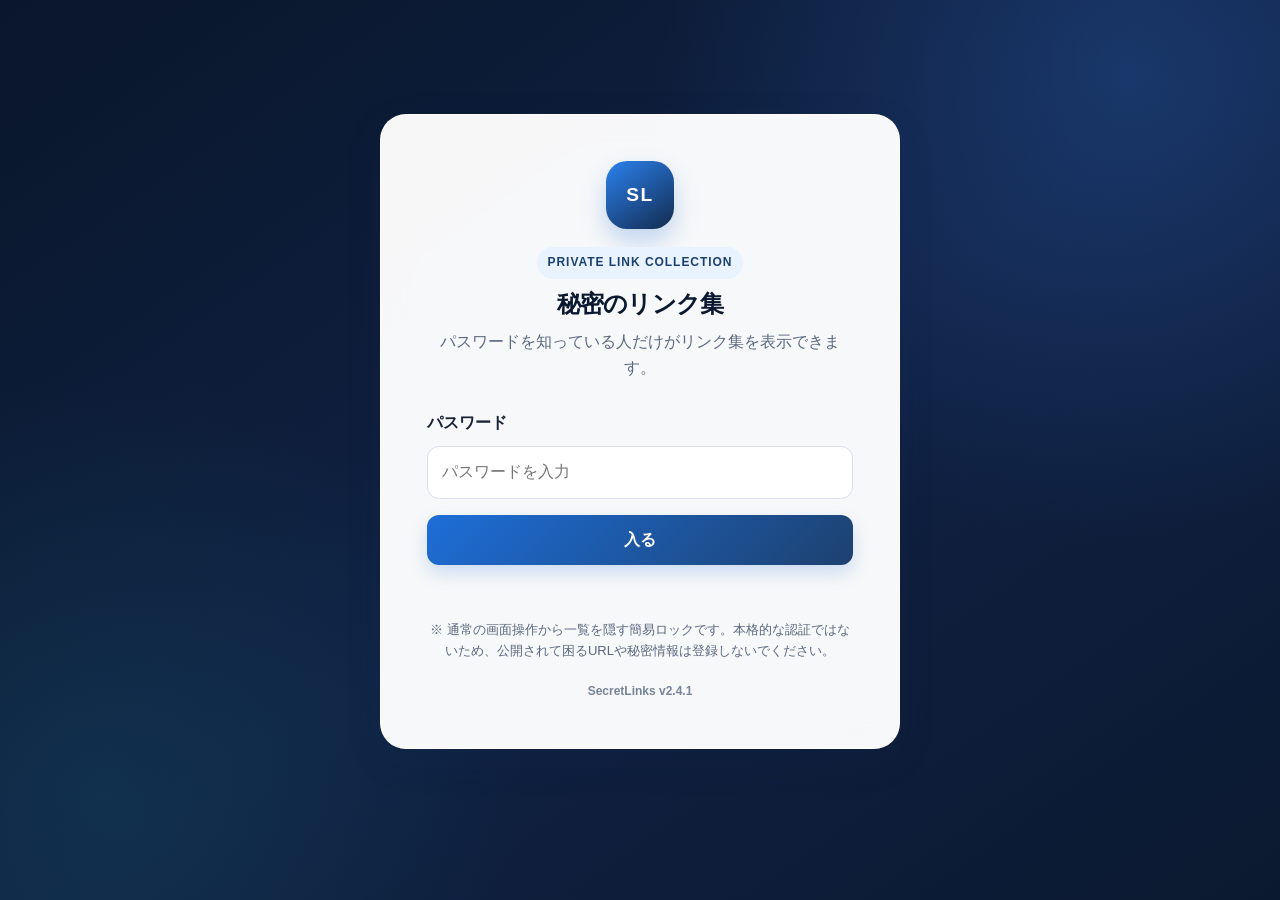
<file: index.html>
<!DOCTYPE html>
<html lang="ja">
<head>
  <meta charset="UTF-8" />
  <meta name="viewport" content="width=device-width, initial-scale=1.0" />
  <meta name="description" content="自作Webツールをまとめた個人用リンク集" />
  <meta name="theme-color" content="#0d1b33" />
  <meta name="color-scheme" content="light" />
  <title>Secret Links</title>
  <link rel="stylesheet" href="style.css?v=241" />
  <link rel="manifest" href="manifest.webmanifest?v=241" />
  <link rel="apple-touch-icon" href="icons/icon-192.png?v=241" />
  <meta name="apple-mobile-web-app-capable" content="yes" />
  <meta name="apple-mobile-web-app-status-bar-style" content="black-translucent" />
  <meta name="apple-mobile-web-app-title" content="SecretLinks" />
</head>
<body>
  <a class="skip-link" href="#linksTitle">本文へ移動</a>
  <main class="app">
    <section id="loginScreen" class="login-card" aria-labelledby="loginTitle">
      <div class="brand-mark" aria-hidden="true">SL</div>
      <p class="badge">Private Link Collection</p>
      <h1 id="loginTitle">秘密のリンク集</h1>
      <p class="description">パスワードを知っている人だけがリンク集を表示できます。</p>

      <form id="loginForm" class="login-form">
        <label for="passwordInput">パスワード</label>
        <input
          id="passwordInput"
          type="password"
          placeholder="パスワードを入力"
          autocomplete="current-password"
          required
        />
        <button type="submit" class="main-button">入る</button>
      </form>

      <p id="loginMessage" class="message" role="status" aria-live="polite"></p>
      <p class="note">※ 通常の画面操作から一覧を隠す簡易ロックです。本格的な認証ではないため、公開されて困るURLや秘密情報は登録しないでください。</p>
      <p class="version-label">SecretLinks v2.4.1</p>
    </section>

    <section id="linksScreen" class="links-screen hidden" aria-labelledby="linksTitle">
      <header class="header">
        <div>
          <p class="badge"><span class="status-dot" aria-hidden="true"></span>Unlocked</p>
          <h1 id="linksTitle">リンク集</h1>
          <p class="description">自分で作ったツールをまとめる、自作ツールのホームです。</p>
        </div>
        <button id="logoutButton" class="logout-button" type="button">ログアウト</button>
      </header>

      <section class="portal-tools" aria-label="ツールの検索と表示切り替え">
        <div class="search-box">
          <span aria-hidden="true">🔎</span>
          <input id="searchInput" type="search" placeholder="ツール名・説明から検索" autocomplete="off" />
          <button id="clearSearchButton" class="clear-search hidden" type="button">クリア</button>
        </div>
        <div class="view-filter" aria-label="表示するツール">
          <button class="view-button active" type="button" data-view="all" aria-pressed="true">すべて</button>
          <button class="view-button" type="button" data-view="favorites" aria-pressed="false">★ お気に入り</button>
          <button class="view-button" type="button" data-view="recent" aria-pressed="false">🕘 最近使った</button>
        </div>
      </section>

      <section id="recentSection" class="quick-section hidden" aria-labelledby="recentTitle">
        <div class="quick-heading"><h2 id="recentTitle">最近使ったツール</h2><button id="clearRecentButton" type="button">履歴を消す</button></div>
        <div id="recentGrid" class="quick-grid"></div>
      </section>

      <nav class="category-filter" aria-label="ツールのカテゴリー">
        <button class="filter-button active" type="button" data-category="all" aria-pressed="true">すべて</button>
        <button class="filter-button" type="button" data-category="management" aria-pressed="false">時間・管理</button>
        <button class="filter-button" type="button" data-category="study" aria-pressed="false">文章・学習</button>
        <button class="filter-button" type="button" data-category="selection" aria-pressed="false">抽選・スポーツ</button>
        <button class="filter-button" type="button" data-category="design" aria-pressed="false">デザイン・画像</button>
        <button class="filter-button" type="button" data-category="development" aria-pressed="false">Web・開発</button>
        <button class="filter-button" type="button" data-category="game" aria-pressed="false">ゲーム</button>
      </nav>

      <p id="resultCount" class="result-count" aria-live="polite"></p>
      <section id="linkGrid" class="link-grid" aria-label="ツール一覧"></section>
      <p id="portalMessage" class="portal-message" role="status" aria-live="polite"></p>
      <p id="emptyMessage" class="empty-message hidden">条件に合うツールはありません。検索語やカテゴリーを変更してください。</p>
      <footer class="site-footer"><p>SecretLinks <span>v2.4.1</span></p><p>26 tools · Made for iPad and web</p></footer>
    </section>
  </main>

  <script src="script.js?v=241"></script>
  <script>
    if ("serviceWorker" in navigator) {
      window.addEventListener("load", () => {
        navigator.serviceWorker.register("./sw.js?v=241").catch((error) => {
          console.error("Service Worker registration failed:", error);
        });
      });
    }
  </script>
</body>
</html>
</file>
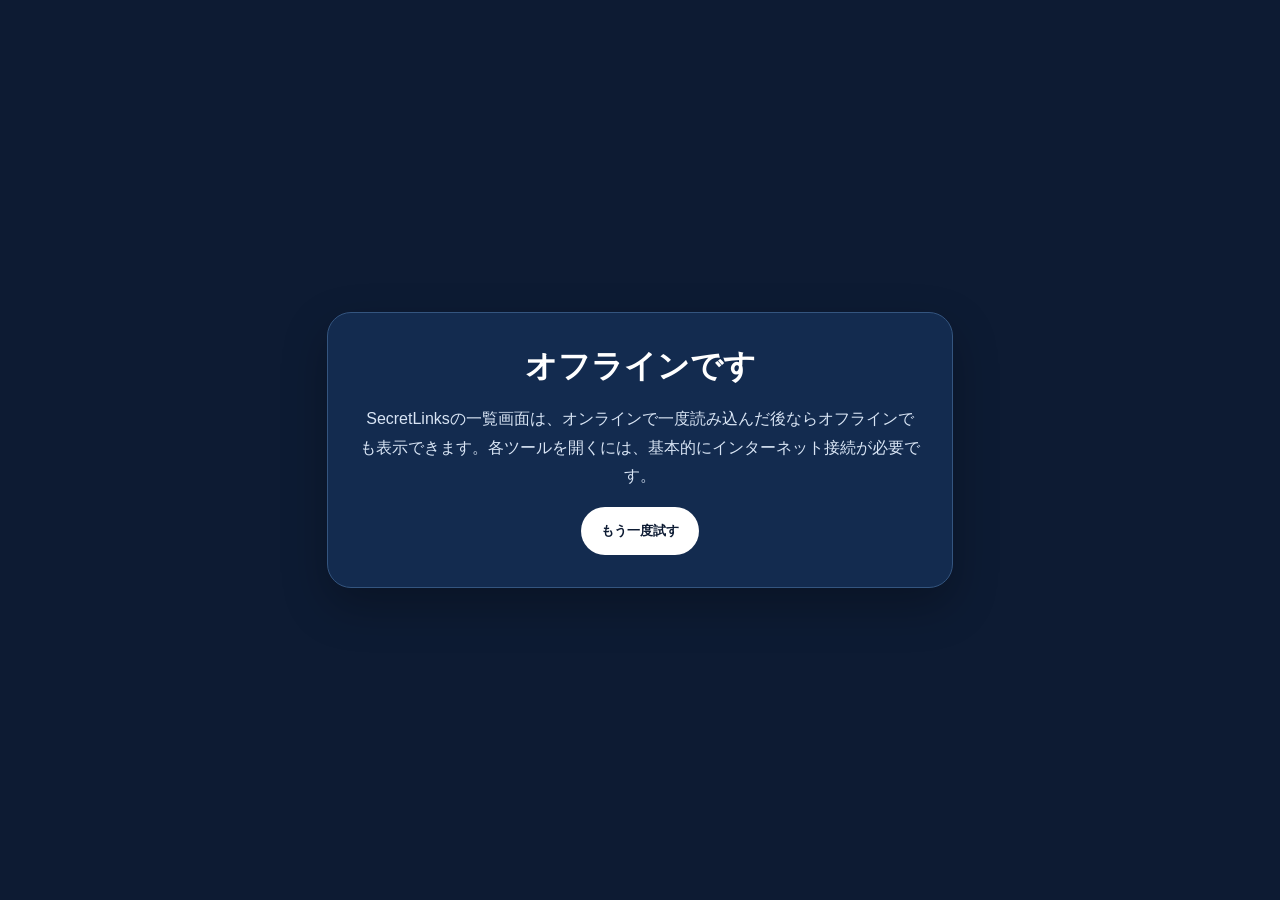
<file: offline.html>
<!doctype html>
<html lang="ja"><head><meta charset="utf-8"><meta name="viewport" content="width=device-width,initial-scale=1"><meta name="theme-color" content="#0d1b33"><title>オフライン | SecretLinks</title><style>body{margin:0;min-height:100vh;display:grid;place-items:center;padding:24px;box-sizing:border-box;font-family:-apple-system,BlinkMacSystemFont,"Segoe UI",sans-serif;color:#fff;background:#0d1b33}.card{max-width:560px;padding:32px;border:1px solid #34557f;border-radius:24px;background:#132b4f;text-align:center;box-shadow:0 18px 45px #0004}h1{margin:0 0 12px}p{line-height:1.8;color:#d9e5f5}button{min-height:48px;padding:10px 20px;border:0;border-radius:999px;color:#0d1b33;background:#fff;font-weight:800}</style></head><body><main class="card"><h1>オフラインです</h1><p>SecretLinksの一覧画面は、オンラインで一度読み込んだ後ならオフラインでも表示できます。各ツールを開くには、基本的にインターネット接続が必要です。</p><button onclick="location.reload()">もう一度試す</button></main></body></html>
</file>
<file: style.css>
:root {
  --navy-950: #0a1830;
  --navy-900: #132b4f;
  --navy-800: #1d416f;
  --blue-600: #1d6ed8;
  --blue-500: #2b82ef;
  --blue-100: #e9f3ff;
  --teal-500: #1aa6a6;
  --surface: #ffffff;
  --surface-soft: #f5f8fc;
  --surface-muted: #eaf0f7;
  --text: #172236;
  --text-soft: #5a6980;
  --border: #d7e0ec;
  --danger: #b4232f;
  --success: #18794e;
  --shadow-sm: 0 2px 10px rgba(20, 46, 82, .08);
  --shadow-md: 0 12px 36px rgba(20, 46, 82, .14);
  --radius-sm: 12px;
  --radius-md: 18px;
  --radius-lg: 26px;
  --focus: 0 0 0 4px rgba(43, 130, 239, .23);
}

* { box-sizing: border-box; }
html { scroll-behavior: smooth; -webkit-text-size-adjust: 100%; }
body {
  margin: 0;
  min-width: 320px;
  min-height: 100dvh;
  color: var(--text);
  background:
    radial-gradient(circle at 8% 0%, rgba(43,130,239,.18), transparent 35%),
    radial-gradient(circle at 95% 15%, rgba(26,166,166,.12), transparent 30%),
    linear-gradient(155deg, #eef5ff 0%, #f7f9fc 48%, #edf6f6 100%);
  font-family: -apple-system, BlinkMacSystemFont, "Hiragino Sans", "Yu Gothic", "Noto Sans JP", sans-serif;
  line-height: 1.65;
}
button, input { font: inherit; }
button, a { -webkit-tap-highlight-color: transparent; }
button { min-height: 44px; cursor: pointer; touch-action: manipulation; }
.hidden { display: none !important; }
.skip-link { position: fixed; left: 16px; top: -80px; z-index: 100; padding: 12px 18px; border-radius: 0 0 12px 12px; color: #fff; background: var(--navy-950); font-weight: 800; }
.skip-link:focus { top: 0; }

.app { width: min(1180px, calc(100% - 32px)); margin: 0 auto; padding: max(24px, env(safe-area-inset-top)) 0 max(40px, env(safe-area-inset-bottom)); }
.login-card { width: min(520px, 100%); margin: clamp(36px, 10vh, 100px) auto; padding: clamp(26px, 5vw, 46px); text-align: center; background: rgba(255,255,255,.94); border: 1px solid rgba(255,255,255,.8); border-radius: var(--radius-lg); box-shadow: var(--shadow-md); backdrop-filter: blur(14px); }
.brand-mark { display: grid; place-items: center; width: 68px; height: 68px; margin: 0 auto 18px; border-radius: 21px; color: #fff; background: linear-gradient(145deg, var(--blue-500), var(--navy-900)); box-shadow: 0 12px 24px rgba(29,110,216,.25); font-size: 1.2rem; font-weight: 900; letter-spacing: .08em; }
.badge { display: inline-flex; align-items: center; gap: 8px; margin: 0 0 10px; padding: 6px 11px; color: var(--navy-800); background: var(--blue-100); border-radius: 999px; font-size: .75rem; font-weight: 850; letter-spacing: .08em; text-transform: uppercase; }
.status-dot { width: 8px; height: 8px; border-radius: 50%; background: var(--success); box-shadow: 0 0 0 3px rgba(24,121,78,.14); }
h1, h2, p { margin-top: 0; }
h1 { margin-bottom: 10px; color: var(--navy-950); line-height: 1.26; letter-spacing: -.03em; }
.description { max-width: 680px; margin-bottom: 0; color: var(--text-soft); }
.login-form { display: grid; gap: 10px; margin-top: 28px; text-align: left; }
.login-form label { font-weight: 800; }
input[type="password"], input[type="search"] { width: 100%; min-height: 50px; border: 1px solid var(--border); border-radius: var(--radius-sm); color: var(--text); background: var(--surface); outline: 0; }
input[type="password"] { padding: 12px 14px; }
input:focus { border-color: var(--blue-500); box-shadow: var(--focus); background: #fff; }
.main-button { margin-top: 6px; padding: 12px 20px; border: 0; border-radius: var(--radius-sm); color: #fff; background: linear-gradient(135deg, var(--blue-600), var(--navy-800)); font-weight: 850; box-shadow: 0 8px 18px rgba(29,110,216,.2); }
.message { min-height: 1.6em; margin: 14px 0 0; font-weight: 800; }
.note { margin: 14px 0 0; color: var(--text-soft); font-size: .82rem; }
.version-label { margin: 20px 0 0; color: #77859a; font-size: .75rem; font-weight: 700; }

.links-screen { padding: clamp(18px, 3vw, 34px); background: rgba(255,255,255,.9); border: 1px solid rgba(255,255,255,.85); border-radius: var(--radius-lg); box-shadow: var(--shadow-md); backdrop-filter: blur(14px); }
.header { display: flex; align-items: flex-start; justify-content: space-between; gap: 24px; padding-bottom: 25px; border-bottom: 1px solid var(--border); }
.logout-button { flex: 0 0 auto; padding: 10px 16px; border: 1px solid #f0bcc2; border-radius: var(--radius-sm); color: var(--danger); background: #fff7f8; font-weight: 800; }
.portal-tools { display: grid; grid-template-columns: minmax(260px, 1fr) auto; gap: 14px; margin: 24px 0 18px; }
.search-box { display: flex; align-items: center; gap: 8px; min-height: 52px; padding: 0 8px 0 14px; border: 1px solid var(--border); border-radius: var(--radius-md); background: var(--surface-soft); }
.search-box:focus-within { border-color: var(--blue-500); box-shadow: var(--focus); background: #fff; }
.search-box input { min-width: 0; padding: 10px 4px; border: 0; background: transparent; box-shadow: none; }
.clear-search { padding: 8px 12px; border: 0; border-radius: 10px; color: var(--blue-600); background: var(--blue-100); font-weight: 800; }
.view-filter { display: grid; grid-template-columns: repeat(3, auto); gap: 8px; }
.view-button, .filter-button { padding: 9px 14px; border: 1px solid var(--border); border-radius: 999px; color: var(--text-soft); background: var(--surface); font-weight: 800; white-space: nowrap; }
.view-button.active, .filter-button.active { color: #fff; border-color: var(--navy-800); background: var(--navy-800); box-shadow: 0 7px 15px rgba(19,43,79,.18); }
.view-button.active::before, .filter-button.active::before { content: "✓ "; }
.filter-nav { display: flex; gap: 8px; overflow-x: auto; padding: 4px 2px 12px; scrollbar-width: thin; }
.quick-section { margin: 0 0 18px; padding: 18px; border: 1px solid #cfe2fb; border-radius: var(--radius-md); background: #f4f9ff; }
.quick-heading { display: flex; align-items: center; justify-content: space-between; gap: 15px; margin-bottom: 12px; }
.quick-heading h2 { margin: 0; font-size: 1rem; color: var(--navy-900); }
.quick-heading button { padding: 8px 12px; border: 1px solid var(--border); border-radius: 10px; color: var(--text-soft); background: #fff; font-weight: 750; }
.quick-grid { display: grid; grid-template-columns: repeat(auto-fit, minmax(180px, 1fr)); gap: 10px; }
.quick-link { display: flex; align-items: center; gap: 10px; min-height: 48px; padding: 10px 12px; border: 1px solid var(--border); border-radius: 12px; color: var(--text); background: #fff; text-decoration: none; }
.quick-link strong { font-size: .87rem; line-height: 1.35; }
.result-count { margin: 3px 2px 14px; color: var(--text-soft); font-size: .9rem; font-weight: 800; }
.link-grid { display: grid; grid-template-columns: repeat(auto-fit, minmax(min(100%, 250px), 1fr)); gap: 16px; }
.link-card { position: relative; min-height: 225px; overflow: hidden; border: 1px solid var(--border); border-radius: var(--radius-md); background: var(--surface); box-shadow: var(--shadow-sm); transition: transform .18s ease, box-shadow .18s ease, border-color .18s ease; }
.card-main-link { display: flex; flex-direction: column; height: 100%; min-height: 225px; padding: 25px 22px 22px; color: inherit; text-decoration: none; }
.card-main-link .icon { display: grid; place-items: center; width: 48px; height: 48px; margin-bottom: 17px; border-radius: 15px; background: var(--blue-100); font-size: 1.45rem; }
.card-main-link h2 { padding-right: 35px; margin-bottom: 8px; color: var(--navy-950); font-size: 1.06rem; line-height: 1.45; }
.card-main-link p { margin-bottom: 0; color: var(--text-soft); font-size: .9rem; }
.favorite-button { position: absolute; z-index: 2; top: 12px; right: 12px; display: grid; place-items: center; width: 44px; height: 44px; padding: 0; border: 1px solid var(--border); border-radius: 50%; color: #8793a5; background: rgba(255,255,255,.94); font-size: 1.25rem; }
.favorite-button.active { color: #aa7000; border-color: #f2cf78; background: #fff9df; }
.empty-message { padding: 30px 18px; border: 1px dashed var(--border); border-radius: var(--radius-md); color: var(--text-soft); background: var(--surface-soft); text-align: center; }
.site-footer { display: flex; justify-content: space-between; gap: 20px; margin-top: 32px; padding-top: 20px; border-top: 1px solid var(--border); color: var(--text-soft); font-size: .8rem; font-weight: 700; }
.site-footer p { margin: 0; }
.site-footer span { color: var(--blue-600); }

button:hover, .quick-link:hover { filter: brightness(.98); }
.link-card:hover { transform: translateY(-3px); border-color: #9fc4f3; box-shadow: 0 14px 28px rgba(20,46,82,.13); }
button:active, .quick-link:active, .link-card:active { transform: translateY(1px) scale(.99); }
a:focus-visible, button:focus-visible, input:focus-visible { outline: 3px solid var(--blue-500); outline-offset: 3px; }

@media (max-width: 820px) {
  .portal-tools { grid-template-columns: 1fr; }
  .view-filter { grid-template-columns: repeat(3, 1fr); }
  .view-button { white-space: normal; line-height: 1.3; }
  .link-grid { grid-template-columns: repeat(2, minmax(0, 1fr)); }
}
@media (max-width: 560px) {
  .app { width: min(100% - 20px, 1180px); padding-top: 12px; }
  .links-screen { padding: 20px 14px; border-radius: 20px; }
  .login-card { margin: 24px auto; padding: 28px 20px; }
  .header { flex-direction: column; }
  .logout-button { width: 100%; }
  .view-filter { grid-template-columns: 1fr; }
  .link-grid { grid-template-columns: 1fr; }
  .link-card, .card-main-link { min-height: 0; }
  .quick-heading, .site-footer { align-items: stretch; flex-direction: column; }
  .quick-heading button { width: 100%; }
}
@media (prefers-reduced-motion: reduce) {
  *, *::before, *::after { scroll-behavior: auto !important; transition: none !important; animation: none !important; }
}
@media (prefers-contrast: more) {
  :root { --border: #8390a2; --text-soft: #334155; }
  .link-card, .search-box, .view-button, .filter-button { border-width: 2px; }
}

/* v2.0.0 navy unified theme */
body {
  color: #f7f9ff;
  background:
    radial-gradient(circle at 88% 8%, rgba(36, 82, 154, .46), transparent 34%),
    radial-gradient(circle at 8% 88%, rgba(26, 166, 166, .12), transparent 30%),
    linear-gradient(145deg, #09162b 0%, #102143 52%, #0b1930 100%);
  background-attachment: fixed;
}

.links-screen {
  background: transparent;
  border: 0;
  border-radius: 0;
  box-shadow: none;
  backdrop-filter: none;
}

.header {
  min-height: 215px;
  align-items: center;
  padding: 28px 22px 34px;
  border-bottom: 0;
}

.header h1 {
  color: #ffffff;
  font-size: clamp(2.35rem, 6vw, 4.8rem);
  letter-spacing: -.045em;
}

.header .description {
  color: #c4cee0;
  font-size: clamp(.96rem, 1.8vw, 1.16rem);
}

.header .badge {
  color: #dbe9ff;
  background: #1b3b6a;
}

.logout-button {
  color: #ffffff;
  border-color: rgba(255,255,255,.16);
  background: #2c4775;
  box-shadow: 0 10px 22px rgba(0,0,0,.16);
}

.portal-tools,
.quick-section,
.filter-nav,
.link-grid,
.result-count,
.empty-message,
.site-footer {
  position: relative;
  z-index: 1;
}

.portal-tools {
  margin-top: 0;
  padding: 22px;
  border-radius: 24px 24px 0 0;
  background: #ffffff;
}

.search-box {
  border-color: #cbd8e8;
  background: #f3f7fc;
}

.view-button,
.filter-button {
  color: #52627a;
  border-color: #cfdaea;
  background: #ffffff;
}

.view-button.active,
.filter-button.active {
  color: #ffffff;
  border-color: #204b82;
  background: #204b82;
}

.quick-section {
  margin: 0;
  padding: 18px 22px 22px;
  border: 0;
  border-radius: 0;
  background: #ffffff;
}

.quick-section:not(.hidden)::before {
  content: "";
  position: absolute;
  inset: 8px 22px 0;
  z-index: -1;
  border: 1px solid #cfe1f7;
  border-radius: 18px;
  background: #f3f8ff;
}

.quick-heading,
.quick-grid {
  margin-left: 18px;
  margin-right: 18px;
}

.filter-nav {
  margin: 0;
  padding: 18px 22px 12px;
  background: #ffffff;
}

.result-count {
  margin: 0;
  padding: 0 24px 14px;
  color: #5a6980;
  background: #ffffff;
}

.link-grid {
  margin: 0;
  padding: 0 22px 28px;
  background: #ffffff;
}

.link-card {
  border-color: #d4dfed;
  background: #ffffff;
  box-shadow: 0 8px 22px rgba(15, 39, 74, .08);
}

.empty-message {
  margin: 0;
  color: #5a6980;
  border: 0;
  border-radius: 0;
  background: #ffffff;
}

.site-footer {
  margin-top: 0;
  padding: 22px 24px 26px;
  color: #9fadc2;
  border-top: 1px solid rgba(255,255,255,.13);
  background: transparent;
}

.site-footer span { color: #8dbfff; }

.login-card {
  color: var(--text);
  background: rgba(255,255,255,.97);
}

.login-card h1 { color: var(--navy-950); }

@media (max-width: 820px) {
  .header { min-height: 185px; }
}

@media (max-width: 560px) {
  .links-screen { padding: 8px 0 0; }
  .header { min-height: 0; padding: 22px 10px 30px; }
  .header h1 { font-size: 2.55rem; }
  .logout-button { width: 100%; }
  .portal-tools { padding: 16px; border-radius: 20px 20px 0 0; }
  .quick-section { padding: 14px 16px 18px; }
  .quick-section:not(.hidden)::before { inset: 5px 16px 0; }
  .quick-heading, .quick-grid { margin-left: 12px; margin-right: 12px; }
  .filter-nav { padding: 15px 16px 10px; }
  .result-count { padding: 0 18px 12px; }
  .link-grid { padding: 0 16px 22px; }
  .site-footer { padding-left: 18px; padding-right: 18px; }
}

/* v2.0.1 category spacing fix */
.filter-nav {
  flex-wrap: wrap;
  gap: 12px;
  overflow-x: visible;
  padding: 26px 28px 18px;
}

.filter-button {
  flex: 0 0 auto;
  min-height: 50px;
  padding: 10px 18px;
  line-height: 1.35;
}

.result-count {
  padding: 2px 30px 22px;
}

.link-grid {
  padding-top: 4px;
}

@media (max-width: 820px) {
  .filter-nav {
    gap: 10px;
    padding: 22px 22px 16px;
  }

  .filter-button {
    min-height: 48px;
    padding: 9px 15px;
  }

  .result-count {
    padding: 2px 24px 20px;
  }
}

@media (max-width: 560px) {
  .filter-nav {
    display: grid;
    grid-template-columns: repeat(2, minmax(0, 1fr));
    gap: 10px;
    padding: 20px 16px 16px;
  }

  .filter-button {
    width: 100%;
    white-space: normal;
  }

  .filter-button:first-child,
  .filter-button:last-child {
    grid-column: auto;
  }

  .result-count {
    padding: 2px 18px 18px;
  }
}

/* v2.0.2 category section vertical spacing fix */
.filter-nav {
  margin-top: 28px;
  padding: 24px 28px 16px;
  border-radius: 24px 24px 0 0;
  background: #ffffff;
}

.result-count {
  margin: 0;
  padding: 8px 30px 26px;
  background: #ffffff;
}

.link-grid {
  padding-top: 28px;
  border-top: 1px solid #e2e9f2;
}

@media (max-width: 820px) {
  .filter-nav {
    margin-top: 24px;
    padding: 22px 22px 14px;
  }

  .result-count {
    padding: 8px 24px 22px;
  }

  .link-grid {
    padding-top: 24px;
  }
}

@media (max-width: 560px) {
  .filter-nav {
    margin-top: 20px;
    padding: 20px 16px 14px;
    border-radius: 20px 20px 0 0;
  }

  .result-count {
    padding: 8px 18px 20px;
  }

  .link-grid {
    padding-top: 20px;
  }
}

/* v2.0.3 actual category selector fix */
.category-filter {
  display: flex;
  flex-wrap: wrap;
  gap: 12px;
  overflow: visible;
  margin: 32px 0 0;
  padding: 26px 30px 18px;
  border-radius: 24px 24px 0 0;
  background: #ffffff;
}

.category-filter + .result-count {
  margin: 0;
  padding: 10px 30px 30px;
  background: #ffffff;
}

.category-filter + .result-count + .link-grid {
  padding-top: 30px;
  border-top: 1px solid #e2e9f2;
}

@media (max-width: 820px) {
  .category-filter {
    gap: 10px;
    margin-top: 28px;
    padding: 24px 24px 16px;
  }

  .category-filter + .result-count {
    padding: 10px 24px 26px;
  }

  .category-filter + .result-count + .link-grid {
    padding-top: 26px;
  }
}

@media (max-width: 560px) {
  .category-filter {
    display: grid;
    grid-template-columns: repeat(2, minmax(0, 1fr));
    gap: 10px;
    margin-top: 22px;
    padding: 20px 16px 16px;
    border-radius: 20px 20px 0 0;
  }

  .category-filter .filter-button {
    width: 100%;
    white-space: normal;
  }

  .category-filter + .result-count {
    padding: 10px 18px 22px;
  }

  .category-filter + .result-count + .link-grid {
    padding-top: 22px;
  }
}


/* v2.4.1 maintenance fixes */
.portal-message {
  min-height: 1.6em;
  margin: 0;
  padding: 0 30px 12px;
  color: #155f46;
  background: #ffffff;
  font-size: .9rem;
  font-weight: 800;
}
@media (hover: hover) and (pointer: fine) {
  .link-card:hover {
    transform: translateY(-3px);
    border-color: #9fc4f3;
    box-shadow: 0 14px 28px rgba(20,46,82,.13);
  }
}
@media (hover: none), (pointer: coarse) {
  .link-card:hover { transform: none; }
}
@media (max-width: 820px) {
  body { background-attachment: scroll; }
  .portal-message { padding-right: 24px; padding-left: 24px; }
}
@media (max-width: 560px) {
  .portal-message { padding-right: 18px; padding-left: 18px; }
}
</file>
